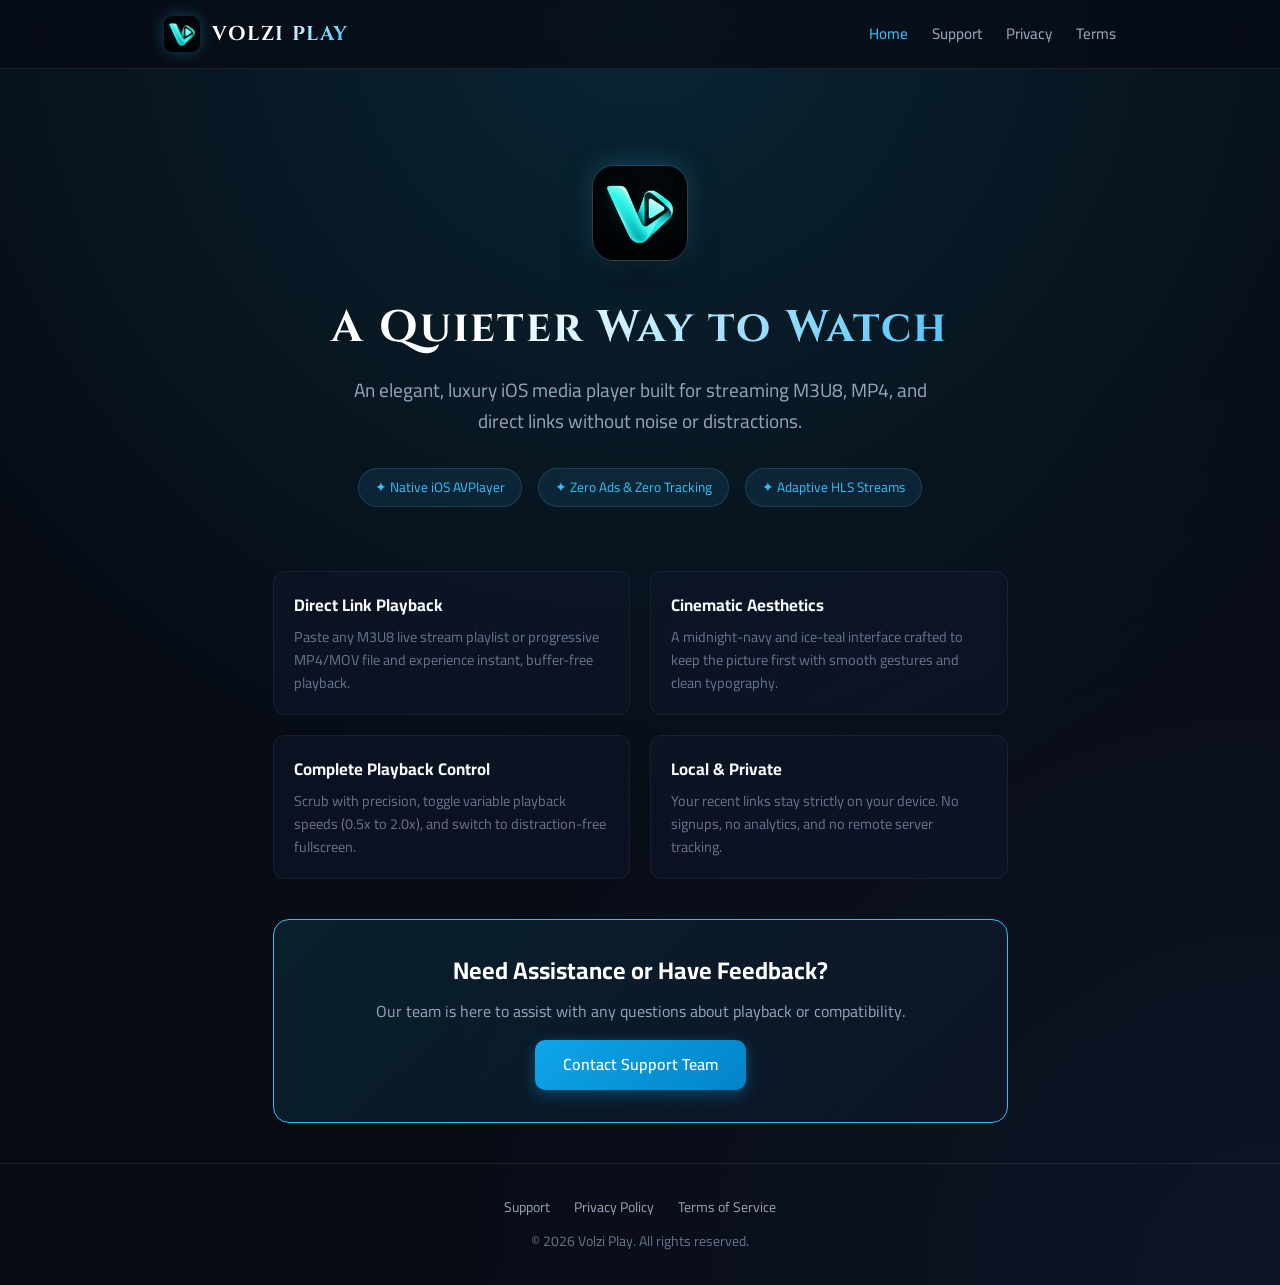
<file: docs/index.html>
<!DOCTYPE html>
<html lang="en">
<head>
  <meta charset="UTF-8">
  <meta name="viewport" content="width=device-width, initial-scale=1.0">
  <title>Volzi Play — Elegant iOS Video Player</title>
  <meta name="description" content="Volzi Play is a calm, luxury iOS video player for M3U8 HLS streams, MP4, and direct video links.">
  <link rel="preconnect" href="https://fonts.googleapis.com">
  <link rel="preconnect" href="https://fonts.gstatic.com" crossorigin>
  <link href="https://fonts.googleapis.com/css2?family=Cairo:wght@400;500;600;700&family=Cinzel:wght@600;700&family=Inter:wght@400;500;600&display=swap" rel="stylesheet">
  <link rel="stylesheet" href="style.css">
  <link rel="icon" type="image/png" href="app_icon.png">
</head>
<body>
  <header>
    <div class="nav-container">
      <a href="index.html" class="brand">
        <img src="app_icon.png" alt="Volzi Play Icon" class="brand-icon">
        <span class="brand-name">VOLZI PLAY</span>
      </a>
      <nav>
        <ul>
          <li><a href="index.html" class="active">Home</a></li>
          <li><a href="support.html">Support</a></li>
          <li><a href="privacy.html">Privacy</a></li>
          <li><a href="terms.html">Terms</a></li>
        </ul>
      </nav>
    </div>
  </header>

  <main class="container">
    <section class="hero">
      <img src="logo.png" alt="Volzi Play Logo" class="hero-logo">
      <h1>A Quieter Way to Watch</h1>
      <p class="hero-tagline">An elegant, luxury iOS media player built for streaming M3U8, MP4, and direct links without noise or distractions.</p>
      
      <div class="badges">
        <span class="badge">✦ Native iOS AVPlayer</span>
        <span class="badge">✦ Zero Ads & Zero Tracking</span>
        <span class="badge">✦ Adaptive HLS Streams</span>
      </div>
    </section>

    <div class="grid-2">
      <div class="feature-box">
        <h3>Direct Link Playback</h3>
        <p>Paste any M3U8 live stream playlist or progressive MP4/MOV file and experience instant, buffer-free playback.</p>
      </div>
      <div class="feature-box">
        <h3>Cinematic Aesthetics</h3>
        <p>A midnight-navy and ice-teal interface crafted to keep the picture first with smooth gestures and clean typography.</p>
      </div>
      <div class="feature-box">
        <h3>Complete Playback Control</h3>
        <p>Scrub with precision, toggle variable playback speeds (0.5x to 2.0x), and switch to distraction-free fullscreen.</p>
      </div>
      <div class="feature-box">
        <h3>Local & Private</h3>
        <p>Your recent links stay strictly on your device. No signups, no analytics, and no remote server tracking.</p>
      </div>
    </div>

    <div class="contact-box" style="margin-top: 2.5rem;">
      <h2 style="justify-content: center; margin-bottom: 0.5rem; color: #fff;">Need Assistance or Have Feedback?</h2>
      <p style="color: var(--text-secondary);">Our team is here to assist with any questions about playback or compatibility.</p>
      <a href="mailto:support@volziplay.com" class="btn-primary" style="margin-top: 1rem;">Contact Support Team</a>
    </div>
  </main>

  <footer>
    <div class="footer-links">
      <a href="support.html">Support</a>
      <a href="privacy.html">Privacy Policy</a>
      <a href="terms.html">Terms of Service</a>
    </div>
    <p>© 2026 Volzi Play. All rights reserved.</p>
  </footer>
</body>
</html>
</file>
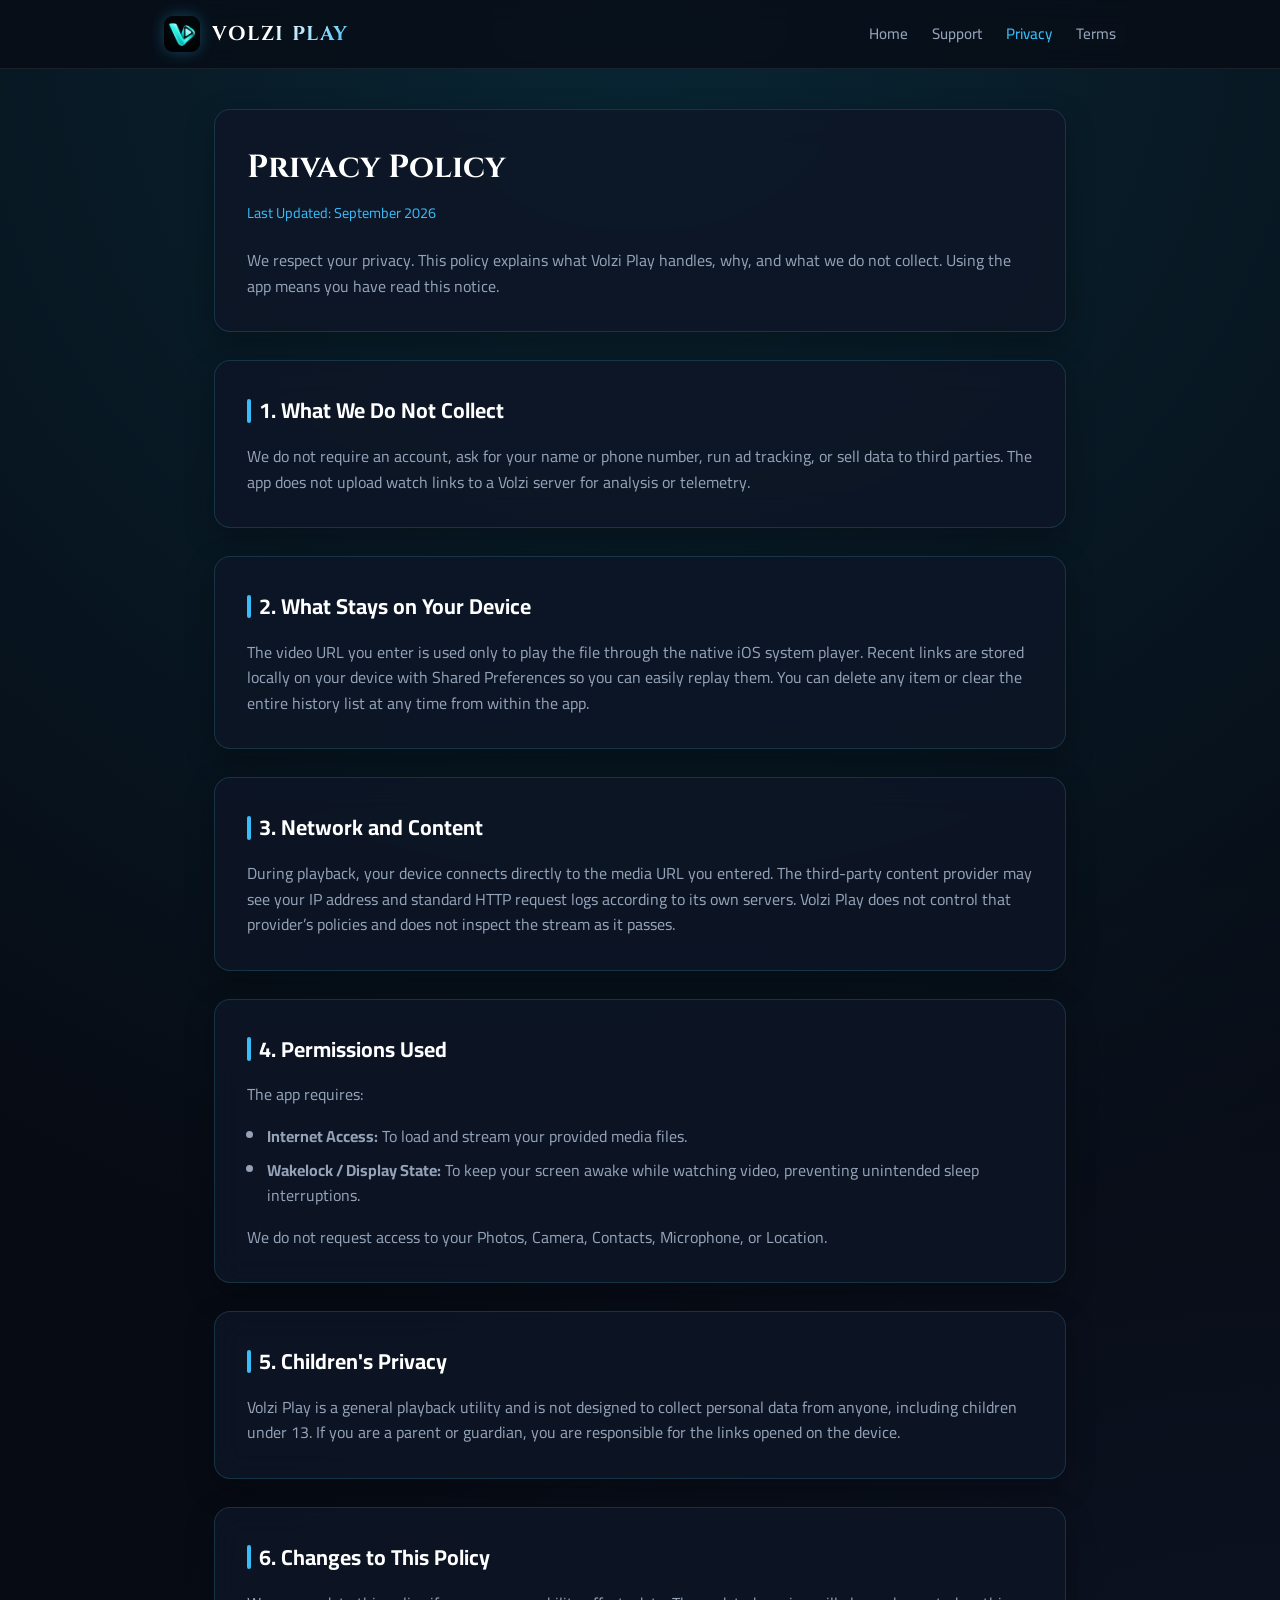
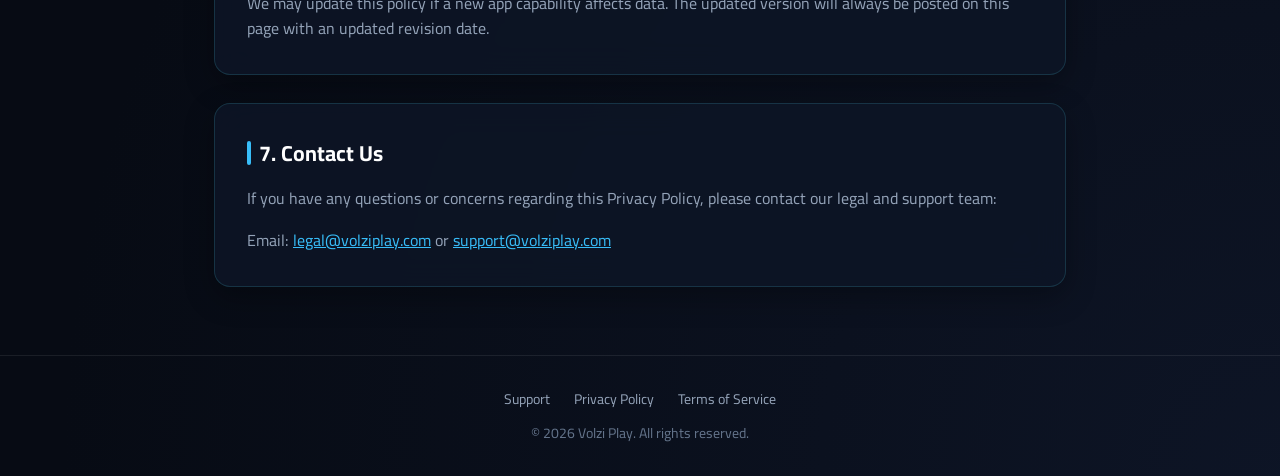
<file: docs/privacy.html>
<!DOCTYPE html>
<html lang="en">
<head>
  <meta charset="UTF-8">
  <meta name="viewport" content="width=device-width, initial-scale=1.0">
  <title>Privacy Policy — Volzi Play</title>
  <meta name="description" content="Privacy Policy for Volzi Play iOS Application.">
  <link rel="preconnect" href="https://fonts.googleapis.com">
  <link rel="preconnect" href="https://fonts.gstatic.com" crossorigin>
  <link href="https://fonts.googleapis.com/css2?family=Cairo:wght@400;500;600;700&family=Cinzel:wght@600;700&family=Inter:wght@400;500;600&display=swap" rel="stylesheet">
  <link rel="stylesheet" href="style.css">
  <link rel="icon" type="image/png" href="app_icon.png">
</head>
<body>
  <header>
    <div class="nav-container">
      <a href="index.html" class="brand">
        <img src="app_icon.png" alt="Volzi Play Icon" class="brand-icon">
        <span class="brand-name">VOLZI PLAY</span>
      </a>
      <nav>
        <ul>
          <li><a href="index.html">Home</a></li>
          <li><a href="support.html">Support</a></li>
          <li><a href="privacy.html" class="active">Privacy</a></li>
          <li><a href="terms.html">Terms</a></li>
        </ul>
      </nav>
    </div>
  </header>

  <main class="container">
    <div class="card">
      <h1 style="font-family: var(--font-heading); font-size: 2rem; margin-bottom: 0.5rem; color: #fff;">Privacy Policy</h1>
      <p style="color: var(--accent-teal); font-size: 0.9rem; margin-bottom: 1.5rem;">Last Updated: September 2026</p>
      
      <p>We respect your privacy. This policy explains what Volzi Play handles, why, and what we do not collect. Using the app means you have read this notice.</p>
    </div>

    <div class="card">
      <h2>1. What We Do Not Collect</h2>
      <p>We do not require an account, ask for your name or phone number, run ad tracking, or sell data to third parties. The app does not upload watch links to a Volzi server for analysis or telemetry.</p>
    </div>

    <div class="card">
      <h2>2. What Stays on Your Device</h2>
      <p>The video URL you enter is used only to play the file through the native iOS system player. Recent links are stored locally on your device with Shared Preferences so you can easily replay them. You can delete any item or clear the entire history list at any time from within the app.</p>
    </div>

    <div class="card">
      <h2>3. Network and Content</h2>
      <p>During playback, your device connects directly to the media URL you entered. The third-party content provider may see your IP address and standard HTTP request logs according to its own servers. Volzi Play does not control that provider’s policies and does not inspect the stream as it passes.</p>
    </div>

    <div class="card">
      <h2>4. Permissions Used</h2>
      <p>The app requires:</p>
      <ul>
        <li><strong>Internet Access:</strong> To load and stream your provided media files.</li>
        <li><strong>Wakelock / Display State:</strong> To keep your screen awake while watching video, preventing unintended sleep interruptions.</li>
      </ul>
      <p>We do not request access to your Photos, Camera, Contacts, Microphone, or Location.</p>
    </div>

    <div class="card">
      <h2>5. Children's Privacy</h2>
      <p>Volzi Play is a general playback utility and is not designed to collect personal data from anyone, including children under 13. If you are a parent or guardian, you are responsible for the links opened on the device.</p>
    </div>

    <div class="card">
      <h2>6. Changes to This Policy</h2>
      <p>We may update this policy if a new app capability affects data. The updated version will always be posted on this page with an updated revision date.</p>
    </div>

    <div class="card">
      <h2>7. Contact Us</h2>
      <p>If you have any questions or concerns regarding this Privacy Policy, please contact our legal and support team:</p>
      <p>Email: <a href="mailto:legal@volziplay.com" style="color: var(--accent-teal);">legal@volziplay.com</a> or <a href="mailto:support@volziplay.com" style="color: var(--accent-teal);">support@volziplay.com</a></p>
    </div>
  </main>

  <footer>
    <div class="footer-links">
      <a href="support.html">Support</a>
      <a href="privacy.html">Privacy Policy</a>
      <a href="terms.html">Terms of Service</a>
    </div>
    <p>© 2026 Volzi Play. All rights reserved.</p>
  </footer>
</body>
</html>
</file>
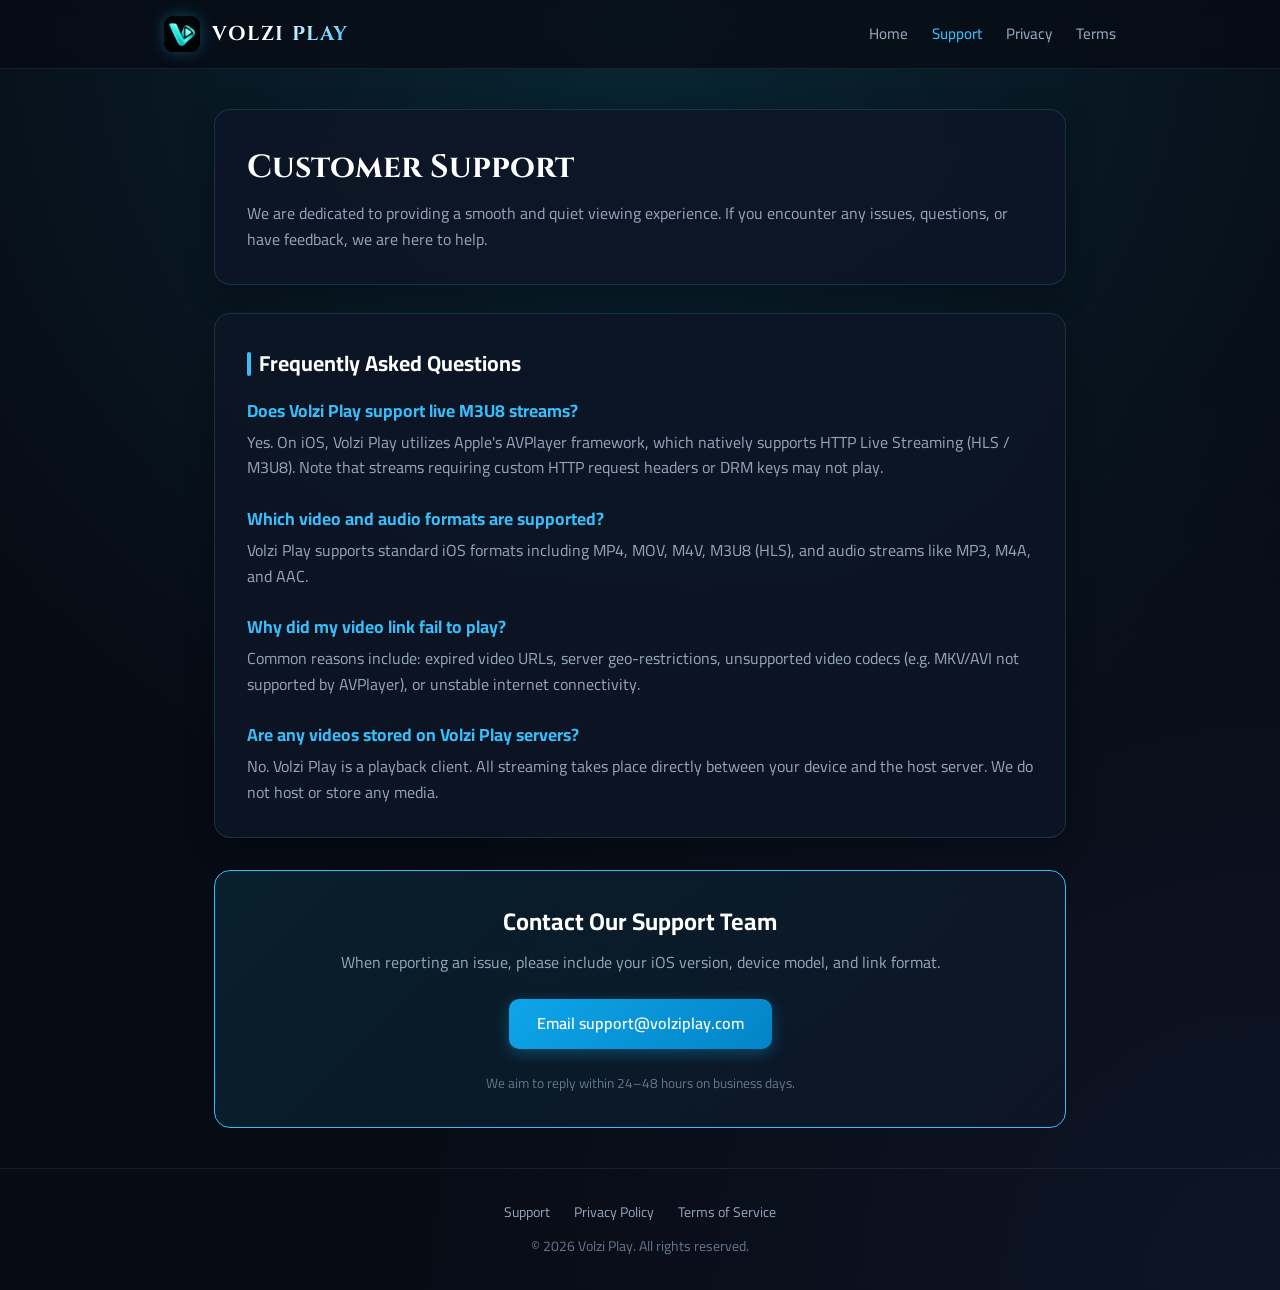
<file: docs/support.html>
<!DOCTYPE html>
<html lang="en">
<head>
  <meta charset="UTF-8">
  <meta name="viewport" content="width=device-width, initial-scale=1.0">
  <title>Support & FAQ — Volzi Play</title>
  <meta name="description" content="Support, Help, and Frequently Asked Questions for Volzi Play iOS App.">
  <link rel="preconnect" href="https://fonts.googleapis.com">
  <link rel="preconnect" href="https://fonts.gstatic.com" crossorigin>
  <link href="https://fonts.googleapis.com/css2?family=Cairo:wght@400;500;600;700&family=Cinzel:wght@600;700&family=Inter:wght@400;500;600&display=swap" rel="stylesheet">
  <link rel="stylesheet" href="style.css">
  <link rel="icon" type="image/png" href="app_icon.png">
</head>
<body>
  <header>
    <div class="nav-container">
      <a href="index.html" class="brand">
        <img src="app_icon.png" alt="Volzi Play Icon" class="brand-icon">
        <span class="brand-name">VOLZI PLAY</span>
      </a>
      <nav>
        <ul>
          <li><a href="index.html">Home</a></li>
          <li><a href="support.html" class="active">Support</a></li>
          <li><a href="privacy.html">Privacy</a></li>
          <li><a href="terms.html">Terms</a></li>
        </ul>
      </nav>
    </div>
  </header>

  <main class="container">
    <div class="card">
      <h1 style="font-family: var(--font-heading); font-size: 2rem; margin-bottom: 0.5rem; color: #fff;">Customer Support</h1>
      <p>We are dedicated to providing a smooth and quiet viewing experience. If you encounter any issues, questions, or have feedback, we are here to help.</p>
    </div>

    <div class="card">
      <h2>Frequently Asked Questions</h2>
      
      <div style="margin-top: 1rem;">
        <h3 style="color: var(--accent-teal); font-size: 1.1rem; margin-bottom: 0.3rem;">Does Volzi Play support live M3U8 streams?</h3>
        <p>Yes. On iOS, Volzi Play utilizes Apple's AVPlayer framework, which natively supports HTTP Live Streaming (HLS / M3U8). Note that streams requiring custom HTTP request headers or DRM keys may not play.</p>
      </div>

      <div style="margin-top: 1.5rem;">
        <h3 style="color: var(--accent-teal); font-size: 1.1rem; margin-bottom: 0.3rem;">Which video and audio formats are supported?</h3>
        <p>Volzi Play supports standard iOS formats including MP4, MOV, M4V, M3U8 (HLS), and audio streams like MP3, M4A, and AAC.</p>
      </div>

      <div style="margin-top: 1.5rem;">
        <h3 style="color: var(--accent-teal); font-size: 1.1rem; margin-bottom: 0.3rem;">Why did my video link fail to play?</h3>
        <p>Common reasons include: expired video URLs, server geo-restrictions, unsupported video codecs (e.g. MKV/AVI not supported by AVPlayer), or unstable internet connectivity.</p>
      </div>

      <div style="margin-top: 1.5rem;">
        <h3 style="color: var(--accent-teal); font-size: 1.1rem; margin-bottom: 0.3rem;">Are any videos stored on Volzi Play servers?</h3>
        <p>No. Volzi Play is a playback client. All streaming takes place directly between your device and the host server. We do not host or store any media.</p>
      </div>
    </div>

    <div class="contact-box">
      <h2 style="justify-content: center; margin-bottom: 0.5rem; color: #fff;">Contact Our Support Team</h2>
      <p style="color: var(--text-secondary);">When reporting an issue, please include your iOS version, device model, and link format.</p>
      <div style="margin: 1.5rem 0;">
        <a href="mailto:support@volziplay.com" class="btn-primary">Email support@volziplay.com</a>
      </div>
      <p style="font-size: 0.85rem; color: var(--text-muted);">We aim to reply within 24–48 hours on business days.</p>
    </div>
  </main>

  <footer>
    <div class="footer-links">
      <a href="support.html">Support</a>
      <a href="privacy.html">Privacy Policy</a>
      <a href="terms.html">Terms of Service</a>
    </div>
    <p>© 2026 Volzi Play. All rights reserved.</p>
  </footer>
</body>
</html>
</file>
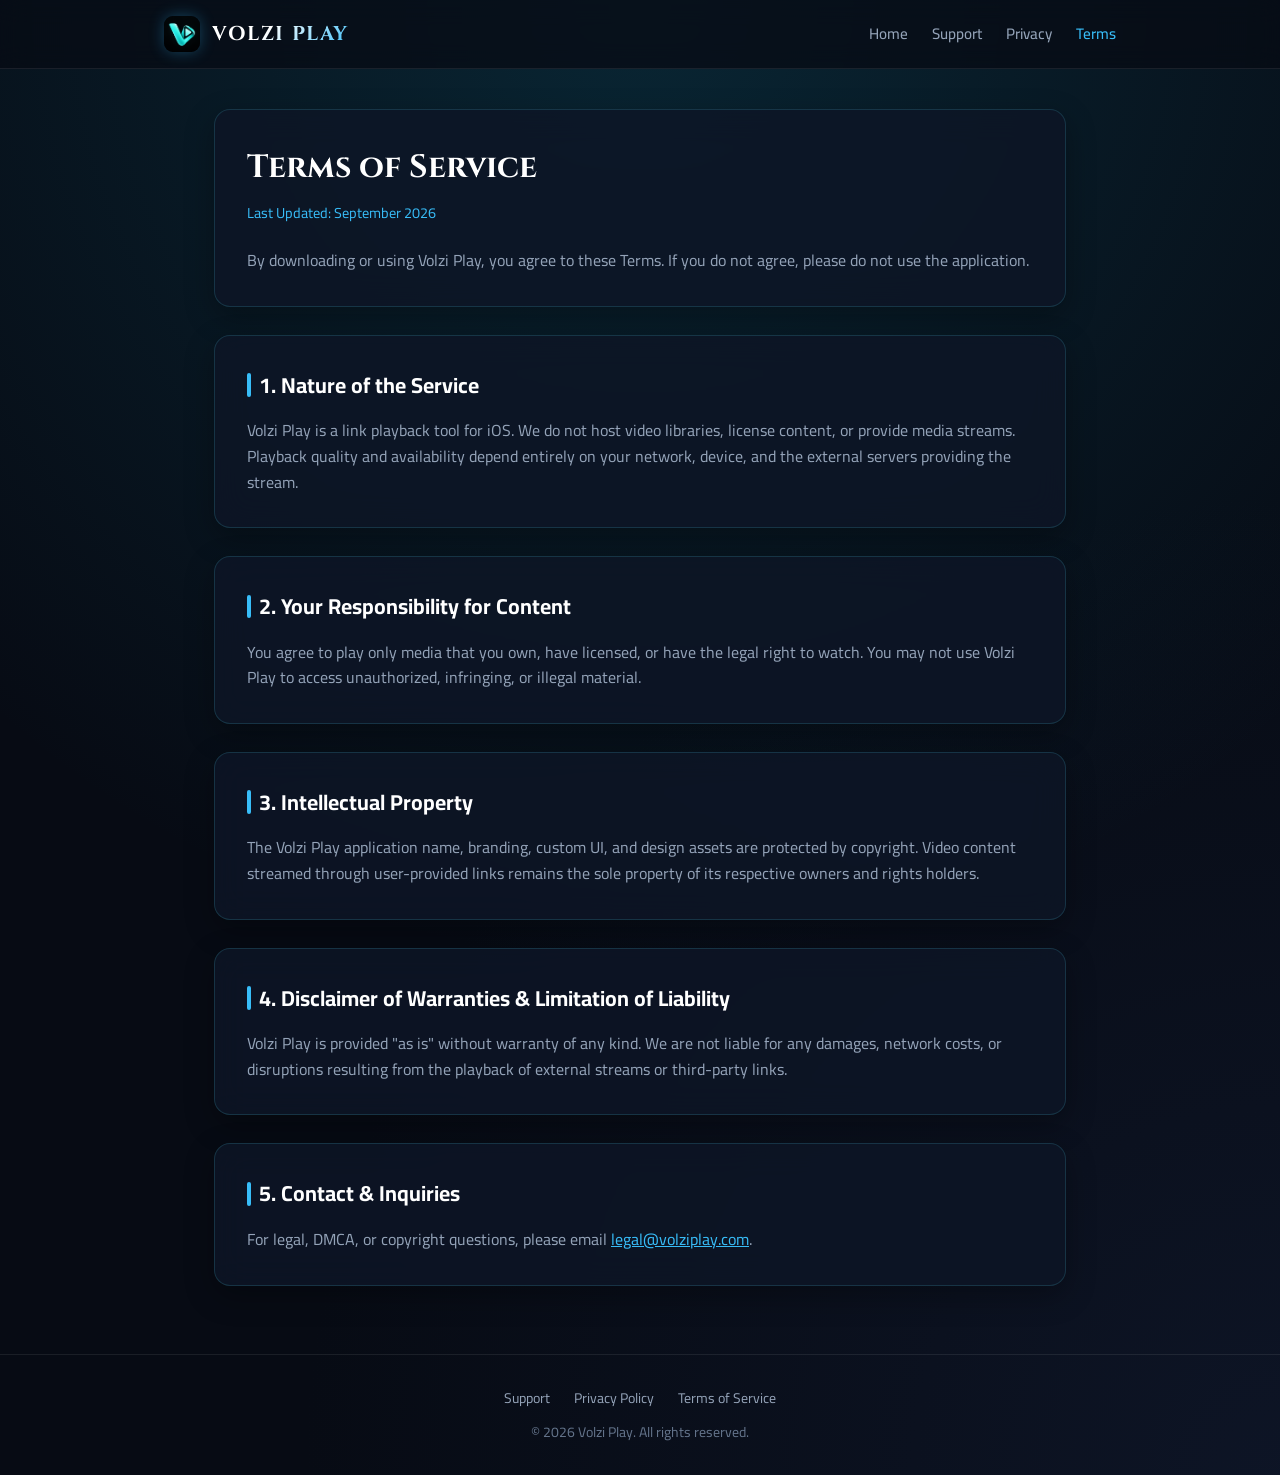
<file: docs/terms.html>
<!DOCTYPE html>
<html lang="en">
<head>
  <meta charset="UTF-8">
  <meta name="viewport" content="width=device-width, initial-scale=1.0">
  <title>Terms of Service — Volzi Play</title>
  <meta name="description" content="Terms of Service and End User License Agreement for Volzi Play.">
  <link rel="preconnect" href="https://fonts.googleapis.com">
  <link rel="preconnect" href="https://fonts.gstatic.com" crossorigin>
  <link href="https://fonts.googleapis.com/css2?family=Cairo:wght@400;500;600;700&family=Cinzel:wght@600;700&family=Inter:wght@400;500;600&display=swap" rel="stylesheet">
  <link rel="stylesheet" href="style.css">
  <link rel="icon" type="image/png" href="app_icon.png">
</head>
<body>
  <header>
    <div class="nav-container">
      <a href="index.html" class="brand">
        <img src="app_icon.png" alt="Volzi Play Icon" class="brand-icon">
        <span class="brand-name">VOLZI PLAY</span>
      </a>
      <nav>
        <ul>
          <li><a href="index.html">Home</a></li>
          <li><a href="support.html">Support</a></li>
          <li><a href="privacy.html">Privacy</a></li>
          <li><a href="terms.html" class="active">Terms</a></li>
        </ul>
      </nav>
    </div>
  </header>

  <main class="container">
    <div class="card">
      <h1 style="font-family: var(--font-heading); font-size: 2rem; margin-bottom: 0.5rem; color: #fff;">Terms of Service</h1>
      <p style="color: var(--accent-teal); font-size: 0.9rem; margin-bottom: 1.5rem;">Last Updated: September 2026</p>
      
      <p>By downloading or using Volzi Play, you agree to these Terms. If you do not agree, please do not use the application.</p>
    </div>

    <div class="card">
      <h2>1. Nature of the Service</h2>
      <p>Volzi Play is a link playback tool for iOS. We do not host video libraries, license content, or provide media streams. Playback quality and availability depend entirely on your network, device, and the external servers providing the stream.</p>
    </div>

    <div class="card">
      <h2>2. Your Responsibility for Content</h2>
      <p>You agree to play only media that you own, have licensed, or have the legal right to watch. You may not use Volzi Play to access unauthorized, infringing, or illegal material.</p>
    </div>

    <div class="card">
      <h2>3. Intellectual Property</h2>
      <p>The Volzi Play application name, branding, custom UI, and design assets are protected by copyright. Video content streamed through user-provided links remains the sole property of its respective owners and rights holders.</p>
    </div>

    <div class="card">
      <h2>4. Disclaimer of Warranties & Limitation of Liability</h2>
      <p>Volzi Play is provided "as is" without warranty of any kind. We are not liable for any damages, network costs, or disruptions resulting from the playback of external streams or third-party links.</p>
    </div>

    <div class="card">
      <h2>5. Contact & Inquiries</h2>
      <p>For legal, DMCA, or copyright questions, please email <a href="mailto:legal@volziplay.com" style="color: var(--accent-teal);">legal@volziplay.com</a>.</p>
    </div>
  </main>

  <footer>
    <div class="footer-links">
      <a href="support.html">Support</a>
      <a href="privacy.html">Privacy Policy</a>
      <a href="terms.html">Terms of Service</a>
    </div>
    <p>© 2026 Volzi Play. All rights reserved.</p>
  </footer>
</body>
</html>
</file>
<file: docs/style.css>
:root {
  --bg-dark: #070B14;
  --bg-card: rgba(14, 22, 38, 0.85);
  --bg-card-border: rgba(64, 180, 200, 0.2);
  --accent-teal: #38bdf8;
  --accent-cyan: #06b6d4;
  --accent-gold: #fbbf24;
  --text-primary: #f8fafc;
  --text-secondary: #94a3b8;
  --text-muted: #64748b;
  --glow: rgba(56, 189, 248, 0.15);
  --font-heading: 'Cinzel', serif;
  --font-body: 'Cairo', 'Inter', -apple-system, BlinkMacSystemFont, sans-serif;
}

* {
  box-sizing: border-box;
  margin: 0;
  padding: 0;
}

body {
  background-color: var(--bg-dark);
  background-image: 
    radial-gradient(circle at 50% 0%, rgba(14, 116, 144, 0.25) 0%, transparent 60%),
    radial-gradient(circle at 100% 100%, rgba(15, 23, 42, 0.8) 0%, transparent 50%);
  color: var(--text-primary);
  font-family: var(--font-body);
  line-height: 1.6;
  min-height: 100vh;
  display: flex;
  flex-direction: column;
}

/* Header & Nav */
header {
  border-bottom: 1px solid rgba(255, 255, 255, 0.08);
  backdrop-filter: blur(12px);
  background: rgba(7, 11, 20, 0.75);
  position: sticky;
  top: 0;
  z-index: 100;
}

.nav-container {
  max-width: 1000px;
  margin: 0 auto;
  padding: 1rem 1.5rem;
  display: flex;
  justify-content: space-between;
  align-items: center;
}

.brand {
  display: flex;
  align-items: center;
  gap: 0.75rem;
  text-decoration: none;
  color: var(--text-primary);
}

.brand-icon {
  width: 36px;
  height: 36px;
  border-radius: 9px;
  box-shadow: 0 0 15px rgba(56, 189, 248, 0.3);
}

.brand-name {
  font-family: var(--font-heading);
  font-size: 1.25rem;
  font-weight: 700;
  letter-spacing: 0.08em;
  background: linear-gradient(135deg, #ffffff 40%, var(--accent-teal));
  -webkit-background-clip: text;
  -webkit-text-fill-color: transparent;
}

nav ul {
  display: flex;
  list-style: none;
  gap: 1.5rem;
}

nav a {
  text-decoration: none;
  color: var(--text-secondary);
  font-size: 0.95rem;
  font-weight: 500;
  transition: all 0.2s ease;
}

nav a:hover, nav a.active {
  color: var(--accent-teal);
}

/* Main Container */
.container {
  max-width: 900px;
  margin: 2.5rem auto;
  padding: 0 1.5rem;
  flex: 1;
}

/* Hero Section */
.hero {
  text-align: center;
  padding: 3.5rem 1rem 2.5rem;
}

.hero-logo {
  width: 96px;
  height: 96px;
  border-radius: 22px;
  margin-bottom: 1.5rem;
  box-shadow: 0 10px 30px rgba(0, 0, 0, 0.6), 0 0 25px rgba(56, 189, 248, 0.35);
  border: 1px solid rgba(255, 255, 255, 0.15);
}

.hero h1 {
  font-family: var(--font-heading);
  font-size: 2.75rem;
  letter-spacing: 0.05em;
  margin-bottom: 0.75rem;
  background: linear-gradient(135deg, #ffffff 30%, #38bdf8 100%);
  -webkit-background-clip: text;
  -webkit-text-fill-color: transparent;
}

.hero-tagline {
  color: var(--text-secondary);
  font-size: 1.2rem;
  max-width: 600px;
  margin: 0 auto 2rem;
}

.badges {
  display: flex;
  justify-content: center;
  gap: 1rem;
  flex-wrap: wrap;
}

.badge {
  display: inline-flex;
  align-items: center;
  gap: 0.5rem;
  background: rgba(56, 189, 248, 0.1);
  border: 1px solid var(--bg-card-border);
  padding: 0.45rem 1rem;
  border-radius: 9999px;
  font-size: 0.85rem;
  color: var(--accent-teal);
}

/* Content Cards */
.card {
  background: var(--bg-card);
  border: 1px solid var(--bg-card-border);
  border-radius: 16px;
  padding: 2rem;
  margin-bottom: 1.75rem;
  backdrop-filter: blur(16px);
  box-shadow: 0 10px 30px rgba(0, 0, 0, 0.3);
}

.card h2 {
  font-size: 1.35rem;
  margin-bottom: 1rem;
  color: #ffffff;
  display: flex;
  align-items: center;
  gap: 0.5rem;
}

.card h2::before {
  content: "";
  display: inline-block;
  width: 4px;
  height: 1.1em;
  background: var(--accent-teal);
  border-radius: 2px;
}

.card p {
  color: var(--text-secondary);
  margin-bottom: 1rem;
  font-size: 1rem;
}

.card p:last-child {
  margin-bottom: 0;
}

.card ul {
  padding-left: 1.25rem;
  color: var(--text-secondary);
  margin-bottom: 1rem;
}

.card li {
  margin-bottom: 0.5rem;
}

/* Grid layout for features / FAQs */
.grid-2 {
  display: grid;
  grid-template-columns: repeat(auto-fit, minmax(280px, 1fr));
  gap: 1.25rem;
  margin-top: 1.5rem;
}

.feature-box {
  background: rgba(15, 23, 42, 0.6);
  border: 1px solid rgba(255, 255, 255, 0.06);
  border-radius: 12px;
  padding: 1.25rem;
}

.feature-box h3 {
  font-size: 1.05rem;
  color: var(--text-primary);
  margin-bottom: 0.4rem;
}

.feature-box p {
  font-size: 0.9rem;
  color: var(--text-muted);
}

/* Action Buttons */
.btn-primary {
  display: inline-flex;
  align-items: center;
  gap: 0.6rem;
  background: linear-gradient(135deg, #0ea5e9 0%, #0284c7 100%);
  color: #ffffff;
  text-decoration: none;
  padding: 0.75rem 1.75rem;
  border-radius: 10px;
  font-weight: 600;
  font-size: 1rem;
  transition: all 0.2s ease;
  box-shadow: 0 4px 15px rgba(14, 165, 233, 0.35);
  border: none;
  cursor: pointer;
}

.btn-primary:hover {
  transform: translateY(-2px);
  box-shadow: 0 6px 20px rgba(14, 165, 233, 0.5);
}

/* Contact Box */
.contact-box {
  background: linear-gradient(135deg, rgba(14, 116, 144, 0.2) 0%, rgba(15, 23, 42, 0.5) 100%);
  border: 1px solid var(--accent-teal);
  border-radius: 16px;
  padding: 2rem;
  text-align: center;
  margin-top: 2rem;
}

.contact-email {
  font-size: 1.15rem;
  color: var(--accent-teal);
  text-decoration: none;
  font-weight: 600;
  display: inline-block;
  margin-top: 0.5rem;
}

.contact-email:hover {
  text-decoration: underline;
}

/* Footer */
footer {
  border-top: 1px solid rgba(255, 255, 255, 0.08);
  padding: 2rem 1.5rem;
  text-align: center;
  color: var(--text-muted);
  font-size: 0.875rem;
  margin-top: auto;
}

.footer-links {
  display: flex;
  justify-content: center;
  gap: 1.5rem;
  margin-bottom: 0.75rem;
}

.footer-links a {
  color: var(--text-secondary);
  text-decoration: none;
}

.footer-links a:hover {
  color: var(--accent-teal);
}

@media (max-width: 640px) {
  .hero h1 {
    font-size: 2rem;
  }
  .nav-container {
    flex-direction: column;
    gap: 1rem;
  }
}
</file>
